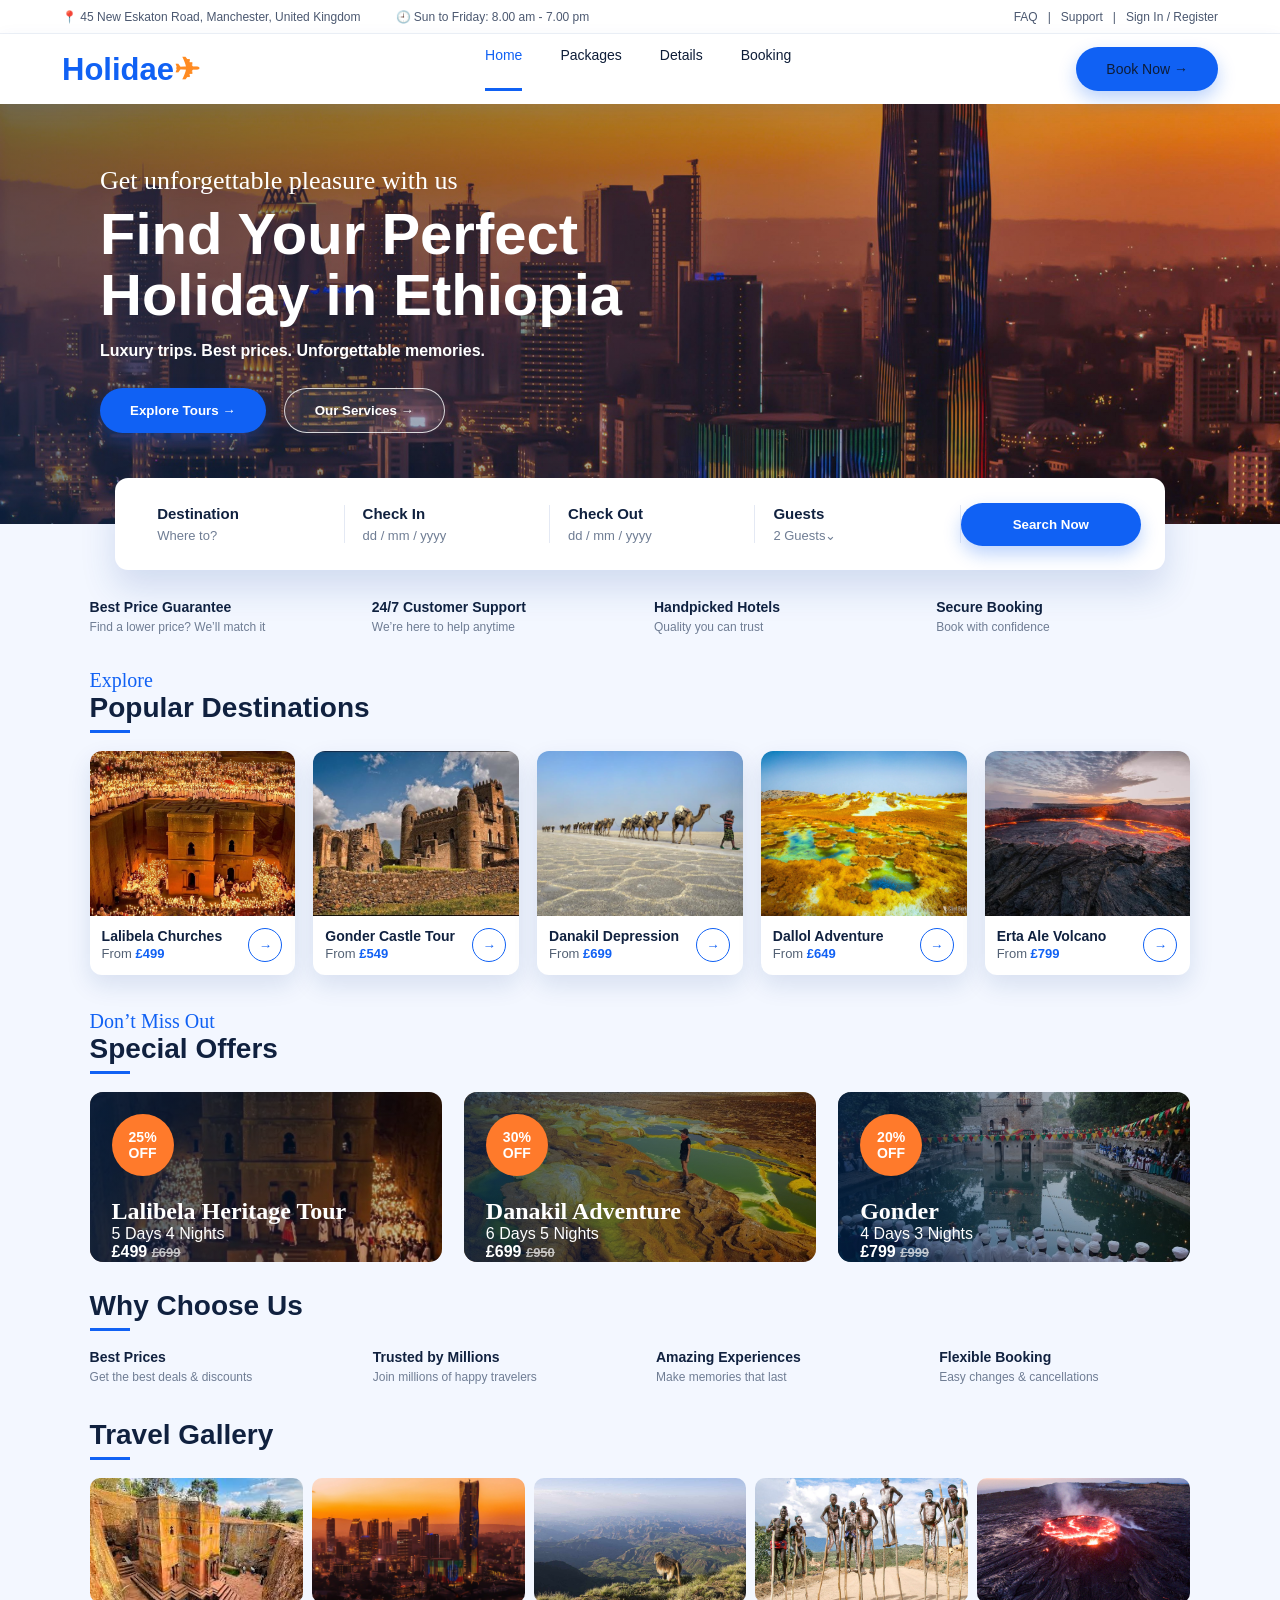
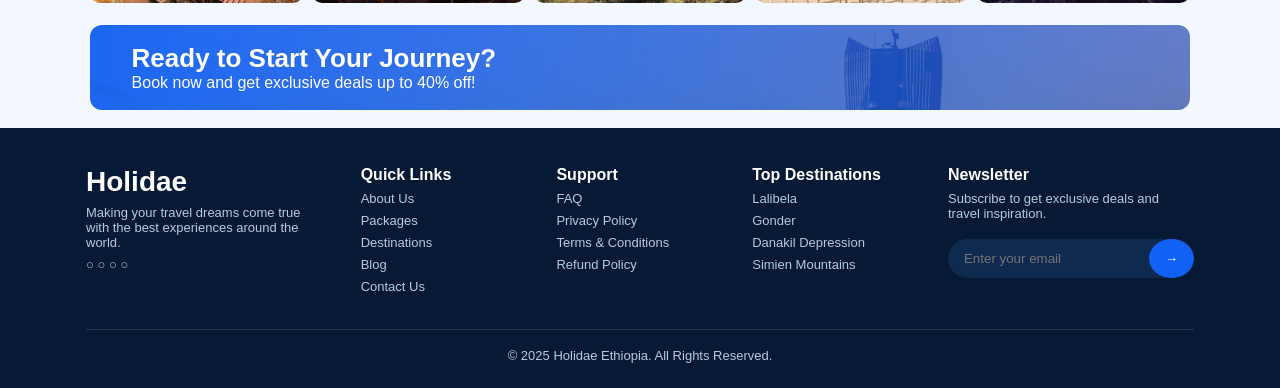
<file: holidae/index.html>
<!DOCTYPE html>
<html lang="en">
<head>
  <!-- Basic page setup -->
  <meta charset="UTF-8" />
  <meta name="viewport" content="width=device-width, initial-scale=1.0" />

  <!-- Website title shown in browser tab -->
  <title>Holidae Ethiopia</title>

  <!-- External CSS files for shared and homepage styles -->
  <link rel="stylesheet" href="css/main.css">
  <link rel="stylesheet" href="css/home.css">
</head>

<body>

  <!-- TOP BAR: shows contact/location information and support links -->
  <div class="topbar">
    <span>📍 45 New Eskaton Road, Manchester, United Kingdom</span>
    <span>🕘 Sun to Friday: 8.00 am - 7.00 pm</span>
    <span class="right">FAQ &nbsp; | &nbsp; Support &nbsp; | &nbsp; Sign In / Register</span>
  </div>

  <!-- NAVBAR: main website navigation used to move between pages -->
  <header class="navbar">
    <div class="logo">Holidae<span>✈</span></div>

    <nav>
      <a class="active" href="index.html">Home</a>
      <a href="packages.html">Packages</a>
      <a href="details.html">Details</a>
      <a href="booking.html">Booking</a>
    </nav>

    <!-- Main booking button links directly to booking page -->
    <a class="book-btn" href="booking.html">Book Now →</a>
  </header>

  <!-- HERO SECTION: main landing banner with headline and call-to-action buttons -->
  <section class="hero">
    <div class="hero-content">
      <p class="script">Get unforgettable pleasure with us</p>
      <h1>Find Your Perfect <br>Holiday in Ethiopia</h1>
      <p class="subtitle">Luxury trips. Best prices. Unforgettable memories.</p>

      <!-- Hero call-to-action buttons -->
      <div class="hero-buttons">
        <button>Explore Tours →</button>
        <button class="outline">Our Services →</button>
      </div>
    </div>

    <!-- BOOKING BAR: quick search interface shown on homepage -->
    <div class="booking-bar">
      <div>
        <h4>Destination</h4>
        <p> Where to?</p>
      </div>

      <div>
        <h4>Check In</h4>
        <p>dd / mm / yyyy</p>
      </div>

      <div>
        <h4>Check Out</h4>
        <p> dd / mm / yyyy</p>
      </div>

      <div>
        <h4>Guests</h4>
        <p>2 Guests⌄</p>
      </div>

      <button> Search Now</button>
    </div>
  </section>

  <!-- FEATURES SECTION: highlights key benefits of using the website -->
  <section class="features">
    <div>
       <strong>Best Price Guarantee</strong>
      <p>Find a lower price? We’ll match it</p>
    </div>

    <div>
      <strong>24/7 Customer Support</strong>
      <p>We’re here to help anytime</p>
    </div>

    <div>
       <strong>Handpicked Hotels</strong>
      <p>Quality you can trust</p>
    </div>

    <div>
      <strong>Secure Booking</strong>
      <p>Book with confidence</p>
    </div>
  </section>

  <!-- POPULAR DESTINATIONS: Ethiopian destination cards with prices and details links -->
  <section class="section">
    <p class="script blue">Explore</p>
    <div class="section-head">
      <h2>Popular Destinations</h2>
    </div>

    <div class="destination-grid">

      <!-- Destination card 1 -->
      <div class="destination-card">
        <img src="images/churches.jpg" alt="Lalibela Churches">
        <h4>Lalibela Churches</h4>
        <p>From <b>£499</b></p>
        <a href="details.html"><button>→</button></a>
      </div>

      <!-- Destination card 2 -->
      <div class="destination-card">
        <img src="images/gonder.jpg" alt="Gonder Castle">
        <h4>Gonder Castle Tour</h4>
        <p>From <b>£549</b></p>
        <a href="details.html"><button>→</button></a>
      </div>

      <!-- Destination card 3 -->
      <div class="destination-card">
        <img src="images/denakil.jpg" alt="Danakil Depression">
        <h4>Danakil Depression</h4>
        <p>From <b>£699</b></p>
        <a href="details.html"><button>→</button></a>
      </div>

      <!-- Destination card 4 -->
      <div class="destination-card">
        <img src="images/dallol.jpg" alt="Dallol Adventure">
        <h4>Dallol Adventure</h4>
        <p>From <b>£649</b></p>
        <a href="details.html"><button>→</button></a>
      </div>

      <!-- Destination card 5 -->
      <div class="destination-card">
        <img src="images/ert3.jpg" alt="Erta Ale Volcano">
        <h4>Erta Ale Volcano</h4>
        <p>From <b>£799</b></p>
        <a href="details.html"><button>→</button></a>
      </div>

    </div>
  </section>

  <!-- OFFERS SECTION: promotional holiday deals using background images -->
  <section class="section">
    <p class="script blue">Don’t Miss Out</p>
    <div class="section-head">
      <h2>Special Offers</h2>
    </div>

    <div class="offer-grid">

      <!-- Offer card 1 -->
      <div class="offer-card" style="background-image:url('images/offer1.jpg')">
        <span>25%<br>OFF</span>
        <h3>Lalibela Heritage Tour</h3>
        <p>5 Days 4 Nights</p>
        <h4>£499 <del>£699</del></h4>
      </div>

      <!-- Offer card 2 -->
      <div class="offer-card" style="background-image:url('images/offer2.jpg')">
        <span>30%<br>OFF</span>
        <h3>Danakil Adventure</h3>
        <p>6 Days 5 Nights</p>
        <h4>£699 <del>£950</del></h4>
      </div>

      <!-- Offer card 3 -->
      <div class="offer-card" style="background-image:url('images/offer3.jpg')">
        <span>20%<br>OFF</span>
        <h3>Gonder</h3>
        <p>4 Days 3 Nights</p>
        <h4>£799 <del>£999</del></h4>
      </div>

    </div>
  </section>

  <!-- WHY CHOOSE US: explains why users should book through Holidae -->
  <section class="why">
    <h2>Why Choose Us</h2>

    <div class="why-grid">
      <div>
         <strong>Best Prices</strong>
        <p>Get the best deals & discounts</p>
      </div>

      <div>
         <strong>Trusted by Millions</strong>
        <p>Join millions of happy travelers</p>
      </div>

      <div>
        <strong>Amazing Experiences</strong>
        <p>Make memories that last</p>
      </div>

      <div>
        <strong>Flexible Booking</strong>
        <p>Easy changes & cancellations</p>
      </div>
    </div>
  </section>

  <!-- GALLERY SECTION: displays Ethiopian travel images -->
  <section class="section gallery-section">
    <h2>Travel Gallery</h2>

    <div class="gallery">
      <img src="images/lalibela.jpg" alt="Lalibela">
      <img src="images/addis.jpg" alt="Addis Ababa">
      <img src="images/simien.jpg" alt="Simien Mountains">
      <img src="images/omo.jpg" alt="Omo Valley">
      <img src="images/erta-ale.jpg" alt="Erta Ale">
    </div>
  </section>

  <!-- CTA SECTION: encourages users to continue to booking -->
  <section class="cta">
    <div>
      <h2>Ready to Start Your Journey?</h2>
      <p>Book now and get exclusive deals up to 40% off!</p>
    </div>
  </section>

  <!-- FOOTER: contains website information, quick links, support and newsletter -->
  <footer>
    <div class="footer-grid">

      <div>
        <h2>Holidae</h2>
        <p>Making your travel dreams come true with the best experiences around the world.</p>
        <p>○ ○ ○ ○</p>
      </div>

      <div>
        <h4>Quick Links</h4>
        <p>About Us</p>
        <p>Packages</p>
        <p>Destinations</p>
        <p>Blog</p>
        <p>Contact Us</p>
      </div>

      <div>
        <h4>Support</h4>
        <p>FAQ</p>
        <p>Privacy Policy</p>
        <p>Terms & Conditions</p>
        <p>Refund Policy</p>
      </div>

      <div>
        <h4>Top Destinations</h4>
        <p>Lalibela</p>
        <p>Gonder</p>
        <p>Danakil Depression</p>
        <p>Simien Mountains</p>
      </div>

      <div>
        <h4>Newsletter</h4>
        <p>Subscribe to get exclusive deals and travel inspiration.</p>
        <div class="newsletter">
          <input placeholder="Enter your email">
          <button>→</button>
        </div>
      </div>

    </div>

    <p class="copy">© 2025 Holidae Ethiopia. All Rights Reserved.</p>
  </footer>

</body>
</html>
</file>
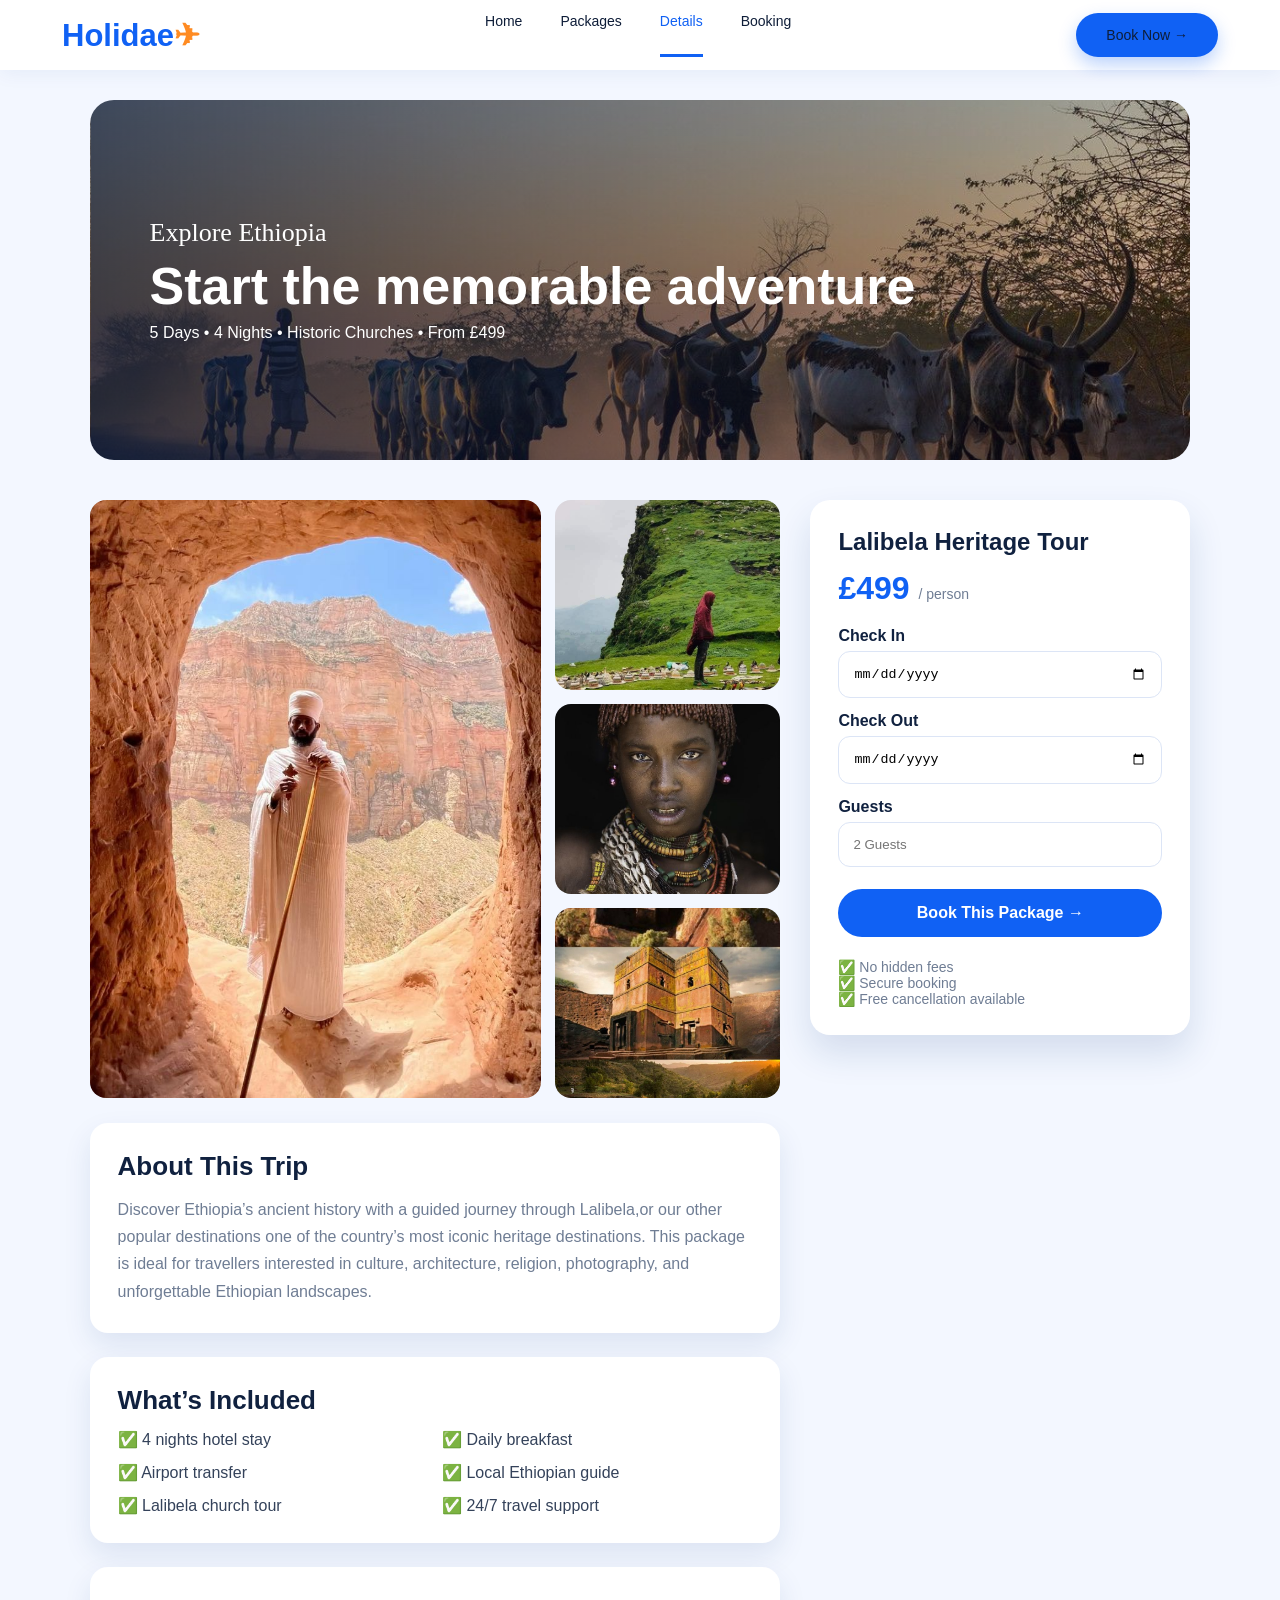
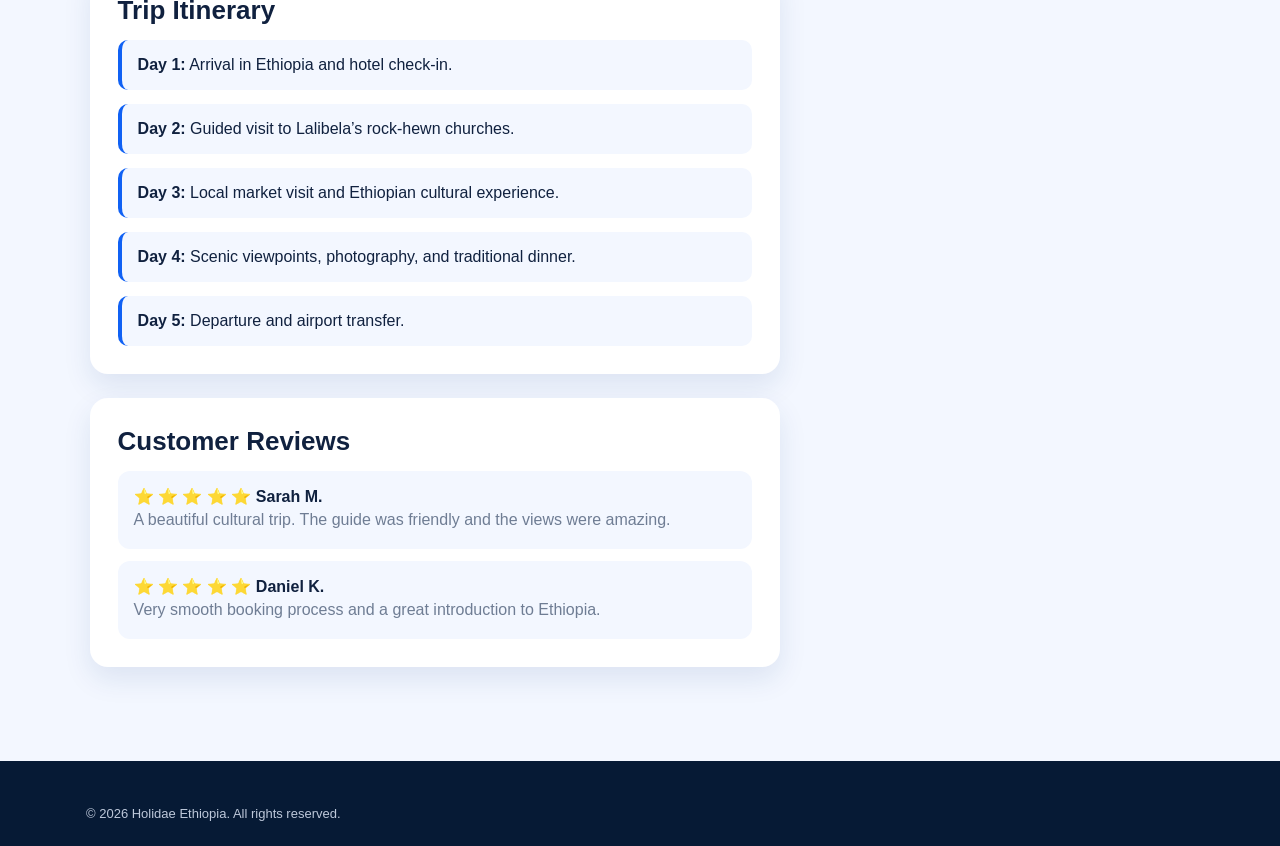
<file: holidae/details.html>
<!DOCTYPE html>
<html lang="en">
<head>
  <meta charset="UTF-8">
  <meta name="viewport" content="width=device-width, initial-scale=1.0">
  <title>Tour with us | Holidae Ethiopia</title>
  <!-- details.html -->
<link rel="stylesheet" href="css/main.css">
<link rel="stylesheet" href="css/details.css">
</head>
<body>

<header class="navbar">
  <div class="logo">Holidae<span>✈</span></div>

  <nav>
    <a href="index.html">Home</a>
    <a href="packages.html">Packages</a>
    <a class="active" href="details.html">Details</a>
    <a href="booking.html">Booking</a>
    
  </nav>

  <a class="book-btn" href="booking.html">Book Now →</a>
</header>

<section class="details-hero">
  <div>
    <p class="script">Explore Ethiopia</p>
    <h1>Start the memorable adventure</h1>
    <p>5 Days • 4 Nights • Historic Churches • From £499</p>
  </div>
</section>

<section class="details-layout">

  <main class="details-main">

    <div class="details-gallery">
      <img class="large-img" src="images/detail3.jpg" alt="Lalibela church">
      <img src="images/details2.jpg" alt="Danakil Depression">
      <img src="images/detail1.jpg" alt="Simien Mountains">
      <img src="images/detail4.jpg" alt="Ethiopian landscape">
    </div>

    <div class="details-card">
      <h2>About This Trip</h2>
      <p>
        Discover Ethiopia’s ancient history with a guided journey through Lalibela,or our 
        other popular destinations one of the country’s most iconic heritage destinations. 
        This package is ideal for travellers interested in culture, architecture, religion, photography, and
        unforgettable Ethiopian landscapes.
      </p>
    </div>

    <div class="details-card">
      <h2>What’s Included</h2>
      <div class="included-grid">
        <span>✅ 4 nights hotel stay</span>
        <span>✅ Daily breakfast</span>
        <span>✅ Airport transfer</span>
        <span>✅ Local Ethiopian guide</span>
        <span>✅ Lalibela church tour</span>
        <span>✅ 24/7 travel support</span>
      </div>
    </div>

    <div class="details-card">
      <h2>Trip Itinerary</h2>

      <div class="timeline">
        <div><strong>Day 1:</strong> Arrival in Ethiopia and hotel check-in.</div>
        <div><strong>Day 2:</strong> Guided visit to Lalibela’s rock-hewn churches.</div>
        <div><strong>Day 3:</strong> Local market visit and Ethiopian cultural experience.</div>
        <div><strong>Day 4:</strong> Scenic viewpoints, photography, and traditional dinner.</div>
        <div><strong>Day 5:</strong> Departure and airport transfer.</div>
      </div>
    </div>

    <div class="details-card">
      <h2>Customer Reviews</h2>

      <div class="review">
        <strong>⭐ ⭐ ⭐ ⭐ ⭐ Sarah M.</strong>
        <p>A beautiful cultural trip. The guide was friendly and the views were amazing.</p>
      </div>

      <div class="review">
        <strong>⭐ ⭐ ⭐ ⭐ ⭐ Daniel K.</strong>
        <p>Very smooth booking process and a great introduction to Ethiopia.</p>
      </div>
    </div>

  </main>

  <aside class="booking-sidebar">
    <h3>Lalibela Heritage Tour</h3>
    <p class="price">£499 <span>/ person</span></p>

    <label>Check In</label>
    <input type="date">

    <label>Check Out</label>
    <input type="date">

    <label>Guests</label>
    <input type="number" placeholder="2 Guests">

    <a href="booking.html">Book This Package →</a>

    <div class="mini-info">
      <p>✅ No hidden fees</p>
      <p>✅ Secure booking</p>
      <p>✅ Free cancellation available</p>
    </div>
  </aside>

</section>

<footer>
  <p>© 2026 Holidae Ethiopia. All rights reserved.</p>
</footer>

</body>
</html>
</file>
<file: holidae/css/main.css>
* {
  margin: 0;
  padding: 0;
  box-sizing: border-box;
}

body {
  background: #f3f7ff;
  color: #10213f;
  font-family: "Poppins", sans-serif;
}

.topbar {
  height: 34px;
  background: #fff;
  display: flex;
  align-items: center;
  gap: 35px;
  padding: 0 62px;
  font-size: 12px;
  color: #4b5870;
  border-bottom: 1px solid #edf1f7;
}

.topbar .right {
  margin-left: auto;
}

.navbar {
  height: 70px;
  background: #fff;
  display: flex;
  align-items: center;
  padding: 0 62px;
  gap: 55px;
  box-shadow: 0 4px 18px rgba(22, 65, 148, 0.06);
  position: sticky;
  top: 0;
  z-index: 20;
}

.logo {
  font-size: 31px;
  font-weight: 700;
  color: #1061f4;
}

.logo span {
  color: #ff8b22;
}

.navbar nav {
  display: flex;
  gap: 38px;
  flex: 1;
  justify-content: center;
}

.navbar a {
  text-decoration: none;
  color: #0e1d38;
  font-size: 14px;
  font-weight: 500;
}

.navbar a.active {
  color: #1061f4;
  border-bottom: 3px solid #1061f4;
  padding-bottom: 25px;
}

.book-btn,
.cta button,
.cta a {
  background: #1061f4;
  color: white;
  border: none;
  border-radius: 32px;
  padding: 14px 30px;
  font-weight: 600;
  cursor: pointer;
  text-decoration: none;
  box-shadow: 0 8px 18px rgba(16, 97, 244, 0.28);
}

.script {
  font-family: "Pacifico", cursive;
  font-size: 26px;
}

.section,
.why,
.cta {
  width: 86%;
  margin: 0 auto;
}

.section {
  margin-top: 35px;
}

.blue {
  color: #1061f4;
  font-size: 20px;
}

.section h2,
.why h2 {
  font-size: 28px;
  margin-bottom: 18px;
}

.section h2::after,
.why h2::after,
.gallery-section h2::after {
  content: "";
  display: block;
  width: 40px;
  height: 3px;
  background: #1061f4;
  margin-top: 6px;
}

.section-head {
  display: flex;
  justify-content: space-between;
  align-items: center;
}

.circle {
  width: 42px;
  height: 42px;
  border-radius: 50%;
  border: 1px solid #b9ceff;
  background: rgba(255,255,255,.12);
  color: #1061f4;
  font-size: 18px;
  cursor: pointer;
}

.cta {
  margin-top: 22px;
  height: 85px;
  border-radius: 12px;
  background:
    linear-gradient(90deg, rgba(16,97,244,.95), rgba(16,97,244,.65)),
    url("../images/addis.jpg");
  background-size: cover;
  display: flex;
  justify-content: space-between;
  align-items: center;
  color: white;
  padding: 0 42px;
}

.cta h2 {
  font-size: 26px;
}

.cta button,
.cta a {
  background: white;
  color: #1061f4;
  box-shadow: none;
}

footer {
  margin-top: 18px;
  background: #061a35;
  color: white;
  padding: 38px 86px 18px;
}

.footer-grid {
  display: grid;
  grid-template-columns: 1.5fr 1fr 1fr 1fr 1.5fr;
  gap: 38px;
}

footer h2 {
  font-size: 28px;
}

footer p {
  color: #bdc8da;
  font-size: 13px;
  margin: 7px 0;
}

.newsletter {
  display: flex;
  background: #10294f;
  border-radius: 30px;
  overflow: hidden;
  margin-top: 18px;
}

.newsletter input {
  flex: 1;
  background: transparent;
  border: none;
  padding: 12px 16px;
  color: white;
}

.newsletter button {
  width: 45px;
  border-radius: 50%;
  border: none;
  background: #1061f4;
  color: white;
}

.copy {
  text-align: center;
  border-top: 1px solid rgba(255,255,255,.12);
  padding-top: 18px;
  margin-top: 28px;
}

.page-hero {
  width: 86%;
  margin: 30px auto;
  height: 330px;
  border-radius: 22px;
  color: white;
  display: flex;
  align-items: center;
  padding: 60px;
  background-size: cover;
  background-position: center;
  position: relative;
  overflow: hidden;
}

.page-hero::before {
  content: "";
  position: absolute;
  inset: 0;
  background: linear-gradient(90deg, rgba(3, 24, 60, .75), rgba(3, 24, 60, .15));
}

.page-hero div {
  position: relative;
  z-index: 2;
}

.page-hero h1 {
  font-size: 48px;
  margin: 10px 0;
}

@media (max-width: 900px) {
  .topbar,
  .navbar nav {
    display: none;
  }

  .navbar {
    padding: 20px;
  }

  .footer-grid {
    grid-template-columns: 1fr;
  }

  .cta {
    height: auto;
    flex-direction: column;
    gap: 18px;
    padding: 25px;
    text-align: center;
  }

  footer {
    padding: 35px 25px;
  }

  .page-hero {
    width: 92%;
    padding: 30px;
    height: 420px;
  }

  .page-hero h1 {
    font-size: 36px;
  }
}
</file>
<file: holidae/css/home.css>
.hero {
  height: 420px;
  background:
    linear-gradient(90deg, rgba(0, 43, 87, .55), rgba(0, 0, 0, .08)),
    url("../images/addis.jpg");
  background-size: cover;
  background-position: center;
  position: relative;
}

.hero-content {
  padding-left: 100px;
  padding-top: 62px;
  color: #fff;
}

.hero h1 {
  font-size: 58px;
  line-height: 1.05;
  margin: 8px 0 16px;
}

.subtitle {
  font-size: 16px;
  font-weight: 600;
}

.hero-buttons {
  margin-top: 28px;
  display: flex;
  gap: 18px;
}

.hero-buttons button,
.booking-bar button {
  background: #1061f4;
  color: white;
  border: none;
  border-radius: 32px;
  padding: 14px 30px;
  font-weight: 600;
  cursor: pointer;
  box-shadow: 0 8px 18px rgba(16, 97, 244, 0.28);
}

.hero-buttons .outline {
  background: rgba(255,255,255,.08);
  border: 1px solid rgba(255,255,255,.8);
  box-shadow: none;
}

.slider-controls {
  position: absolute;
  right: 85px;
  top: 120px;
  display: grid;
  grid-template-columns: repeat(2, 45px);
  gap: 12px;
}

.slider-controls button {
  width: 42px;
  height: 42px;
  border-radius: 50%;
  border: 1px solid #b9ceff;
  background: rgba(255,255,255,.12);
  color: #1061f4;
  font-size: 18px;
  cursor: pointer;
}

.dots {
  position: absolute;
  right: 100px;
  top: 270px;
  display: flex;
  gap: 8px;
}

.dots span {
  width: 10px;
  height: 10px;
  background: white;
  border-radius: 50%;
}

.booking-bar {
  width: 82%;
  height: 92px;
  background: #fff;
  border-radius: 13px;
  position: absolute;
  left: 9%;
  bottom: -46px;
  display: grid;
  grid-template-columns: repeat(4, 1fr) 180px;
  align-items: center;
  padding: 0 24px;
  box-shadow: 0 18px 35px rgba(34, 75, 160, .16);
}

.booking-bar div {
  border-right: 1px solid #e4e9f4;
  padding-left: 18px;
}

.booking-bar h4 {
  font-size: 15px;
  margin-bottom: 6px;
}

.booking-bar p {
  font-size: 13px;
  color: #6f7d94;
}

.features {
  width: 86%;
  margin: 75px auto 20px;
  display: grid;
  grid-template-columns: repeat(4, 1fr);
  gap: 28px;
}

.features div,
.why-grid div {
  background: transparent;
  font-size: 14px;
}

.features p,
.why-grid p {
  color: #6f7d94;
  font-size: 12px;
  margin-top: 5px;
}

.destination-grid {
  display: grid;
  grid-template-columns: repeat(5, 1fr);
  gap: 18px;
}

.destination-card {
  background: white;
  border-radius: 12px;
  overflow: hidden;
  box-shadow: 0 10px 25px rgba(20, 61, 130, .12);
  position: relative;
}

.destination-card img {
  width: 100%;
  height: 165px;
  object-fit: cover;
  display: block;
}

.destination-card h4 {
  font-size: 14px;
  padding: 12px 12px 2px;
}

.destination-card p {
  padding: 0 12px 14px;
  font-size: 13px;
  color: #536174;
}

.destination-card b {
  color: #1061f4;
}

.destination-card button {
  position: absolute;
  right: 13px;
  bottom: 13px;
  width: 34px;
  height: 34px;
  border-radius: 50%;
  border: 1px solid #1061f4;
  color: #1061f4;
  background: white;
}

.offer-grid {
  display: grid;
  grid-template-columns: 1fr 1fr 1fr;
  gap: 22px;
}

.offer-card {
  height: 170px;
  border-radius: 13px;
  background-size: cover;
  background-position: center;
  padding: 22px;
  color: white;
  position: relative;
  overflow: hidden;
}

.offer-card::before {
  content: "";
  position: absolute;
  inset: 0;
  background: linear-gradient(90deg, rgba(0, 33, 72, .75), rgba(0,0,0,.15));
}

.offer-card * {
  position: relative;
  z-index: 1;
}

.offer-card span {
  display: grid;
  place-items: center;
  width: 62px;
  height: 62px;
  background: #ff7a2b;
  border-radius: 50%;
  font-size: 14px;
  font-weight: 700;
  margin-bottom: 22px;
}

.offer-card h3 {
  font-family: "Pacifico", cursive;
  font-size: 24px;
}

.offer-card del {
  opacity: .7;
  font-size: 13px;
}

.why {
  margin-top: 28px;
}

.why-grid {
  display: grid;
  grid-template-columns: repeat(4, 1fr);
  gap: 32px;
}

.gallery {
  display: grid;
  grid-template-columns: repeat(5, 1fr);
  gap: 9px;
}

.gallery img {
  width: 100%;
  height: 125px;
  object-fit: cover;
  border-radius: 10px;
}

@media (max-width: 900px) {
  .hero {
    height: 620px;
  }

  .hero-content {
    padding: 60px 25px;
  }

  .hero h1 {
    font-size: 42px;
  }

  .booking-bar {
    grid-template-columns: 1fr;
    height: auto;
    bottom: -210px;
    gap: 12px;
    padding: 20px;
  }

  .booking-bar div {
    border-right: none;
    border-bottom: 1px solid #e4e9f4;
    padding-bottom: 10px;
  }

  .features {
    margin-top: 240px;
  }

  .features,
  .destination-grid,
  .offer-grid,
  .why-grid,
  .gallery {
    grid-template-columns: 1fr;
  }
}
</file>
<file: holidae/css/details.css>
.details-hero {
  width: 86%;
  margin: 30px auto;
  height: 360px;
  border-radius: 24px;
  background:
    linear-gradient(90deg, rgba(3, 24, 60, .75), rgba(3, 24, 60, .15)),
    url("../images/detailmm.jpg");
  background-size: cover;
  background-position: center;
  color: white;
  display: flex;
  align-items: center;
  padding: 60px;
}

.details-hero h1 {
  font-size: 52px;
  margin: 8px 0;
}

.details-layout {
  width: 86%;
  margin: 40px auto 70px;
  display: grid;
  grid-template-columns: 2fr 380px;
  gap: 30px;
  align-items: start;
}

.details-gallery {
  display: grid;
  grid-template-columns: 2fr 1fr;
  gap: 14px;
  margin-bottom: 25px;
}

.details-gallery img {
  width: 100%;
  height: 190px;
  object-fit: cover;
  border-radius: 16px;
}

.details-gallery .large-img {
  grid-row: span 3;
  height: 598px;
}

.details-card {
  background: white;
  border-radius: 18px;
  padding: 28px;
  margin-bottom: 24px;
  box-shadow: 0 12px 28px rgba(20, 61, 130, .1);
}

.details-card h2 {
  margin-bottom: 14px;
  font-size: 26px;
}

.details-card p {
  color: #6f7d94;
  line-height: 1.7;
}

.included-grid {
  display: grid;
  grid-template-columns: 1fr 1fr;
  gap: 14px;
  color: #34425a;
}

.timeline {
  display: grid;
  gap: 14px;
}

.timeline div {
  padding: 16px;
  background: #f3f7ff;
  border-left: 4px solid #1061f4;
  border-radius: 10px;
}

.review {
  background: #f3f7ff;
  padding: 16px;
  border-radius: 12px;
  margin-top: 12px;
}

.booking-sidebar {
  background: white;
  border-radius: 20px;
  padding: 28px;
  box-shadow: 0 18px 35px rgba(20, 61, 130, .14);
  position: sticky;
  top: 100px;
}

.booking-sidebar h3 {
  font-size: 24px;
}

.booking-sidebar .price {
  color: #1061f4;
  font-size: 32px;
  font-weight: 700;
  margin: 14px 0 20px;
}

.booking-sidebar .price span {
  font-size: 14px;
  color: #6f7d94;
  font-weight: 400;
}

.booking-sidebar label {
  display: block;
  margin: 14px 0 6px;
  font-weight: 600;
}

.booking-sidebar input {
  width: 100%;
  padding: 14px;
  border: 1px solid #dce5f6;
  border-radius: 12px;
  outline: none;
}

.booking-sidebar a {
  display: block;
  text-align: center;
  margin-top: 22px;
  background: #1061f4;
  color: white;
  text-decoration: none;
  padding: 15px;
  border-radius: 30px;
  font-weight: 600;
}

.mini-info {
  margin-top: 22px;
  color: #6f7d94;
  font-size: 14px;
}

@media (max-width: 900px) {
  .details-hero {
    width: 92%;
    height: 420px;
    padding: 30px;
  }

  .details-hero h1 {
    font-size: 38px;
  }

  .details-layout {
    width: 92%;
    grid-template-columns: 1fr;
  }

  .details-gallery {
    grid-template-columns: 1fr;
  }

  .details-gallery .large-img,
  .details-gallery img {
    height: 260px;
  }

  .included-grid {
    grid-template-columns: 1fr;
  }

  .booking-sidebar {
    position: static;
  }
}
</file>
